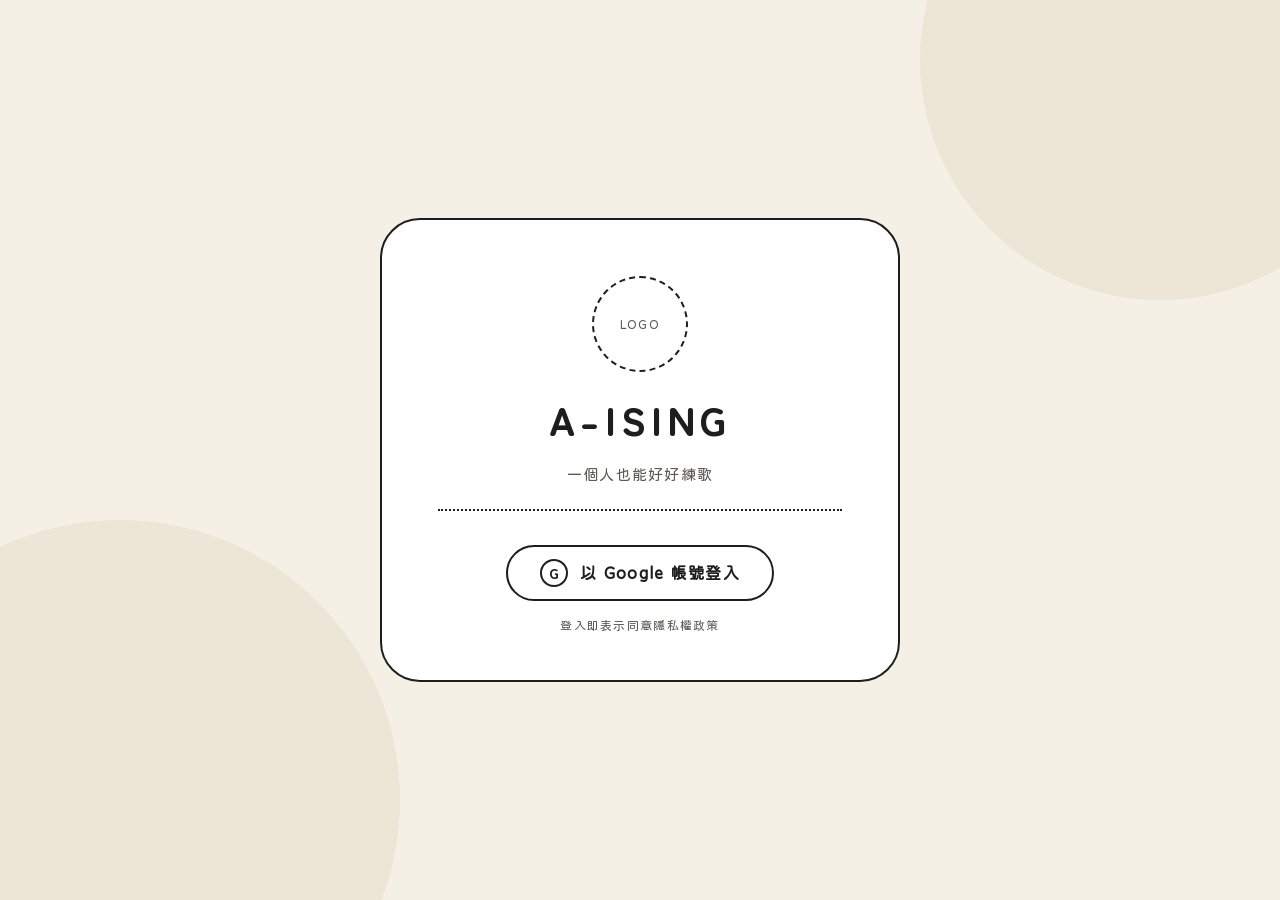
<file: index.html>
<!doctype html>
<html lang="zh-Hant">
<head>
  <meta charset="utf-8">
  <meta name="viewport" content="width=device-width, initial-scale=1">
  <title>A-ISING｜登入</title>
  <link rel="preconnect" href="https://fonts.googleapis.com">
  <link rel="preconnect" href="https://fonts.gstatic.com" crossorigin>
  <link href="https://fonts.googleapis.com/css2?family=Huninn&family=Zen+Maru+Gothic:wght@500;700;900&display=swap" rel="stylesheet">
  <script src="js/fit.js"></script>
  <link rel="stylesheet" href="css/tokens.css">
  <link rel="stylesheet" href="css/base.css">
  <link rel="stylesheet" href="css/components.css">
  <link rel="stylesheet" href="css/login.css">
</head>
<body>
  <main class="login">
    <div class="login__circle login__circle--a" aria-hidden="true"></div>
    <div class="login__circle login__circle--b" aria-hidden="true"></div>
    <section class="login__card">
      <div class="login__logo">LOGO</div>
      <h1 class="login__name">A-ISING</h1>
      <p class="login__tag">一個人也能好好練歌</p>
      <div class="login__rule"></div>
      <button class="btn login__google" id="google-btn"><span class="login__g">G</span>以 Google 帳號登入</button>
      <p class="login__fine">登入即表示同意隱私權政策</p>
    </section>
  </main>
  <script type="module" src="js/pages/login.js"></script>
</body>
</html>
</file>
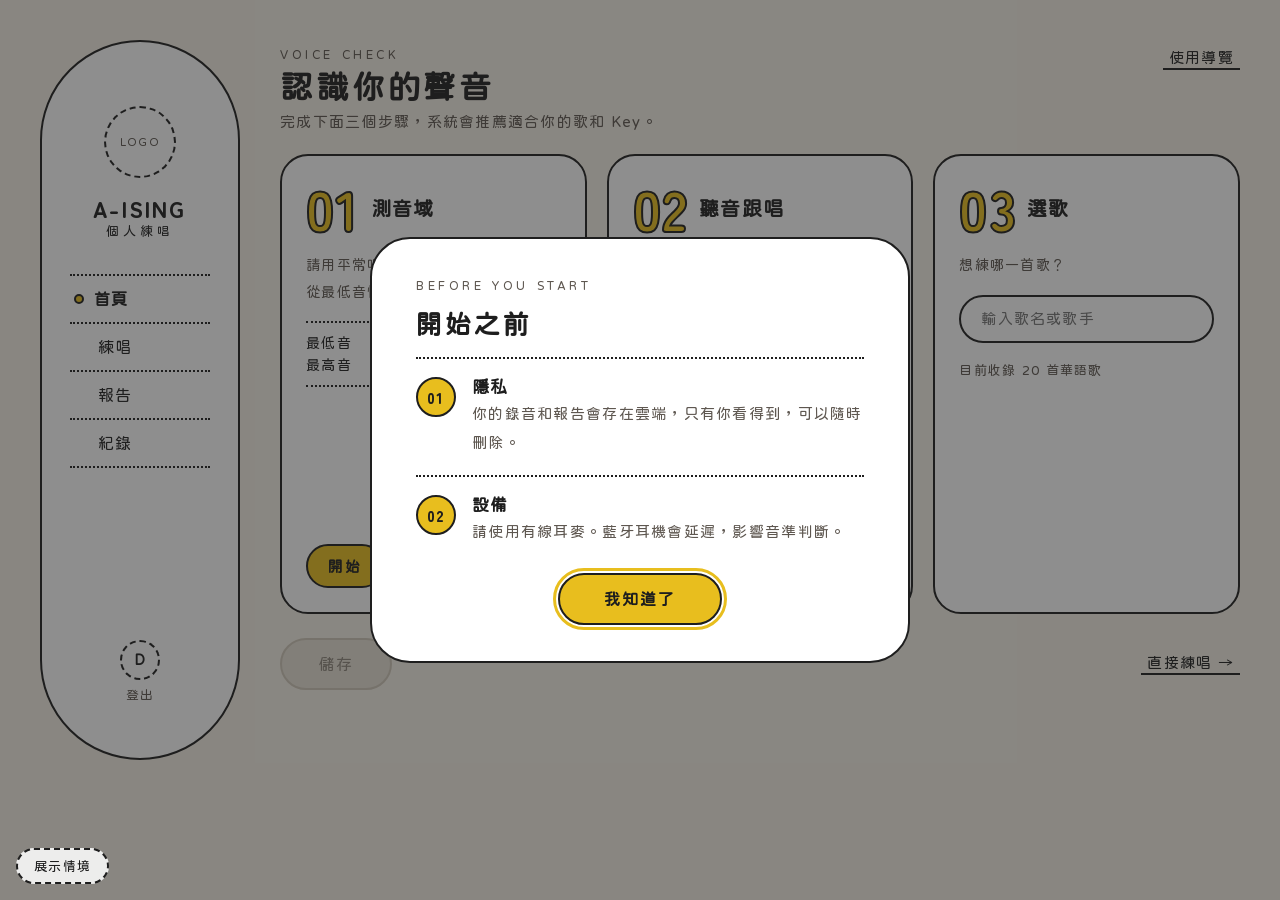
<file: home.html>
<!doctype html>
<html lang="zh-Hant">
<head>
  <meta charset="utf-8">
  <meta name="viewport" content="width=device-width, initial-scale=1">
  <title>A-ISING｜首頁</title>
  <link rel="preconnect" href="https://fonts.googleapis.com">
  <link rel="preconnect" href="https://fonts.gstatic.com" crossorigin>
  <link href="https://fonts.googleapis.com/css2?family=Huninn&family=Zen+Maru+Gothic:wght@500;700;900&display=swap" rel="stylesheet">
  <script src="js/fit.js"></script>
  <link rel="stylesheet" href="css/tokens.css">
  <link rel="stylesheet" href="css/base.css">
  <link rel="stylesheet" href="css/components.css">
  <link rel="stylesheet" href="css/home.css">
</head>
<body>
  <div class="page">
    <div id="nav"></div>
    <main class="main">
      <header class="main__head">
        <div class="eyebrow">VOICE CHECK</div>
        <h1 class="main__title">認識你的聲音</h1>
        <p class="main__sub">完成下面三個步驟，系統會推薦適合你的歌和 Key。</p>
        <button class="link-arrow tour-again" id="tour-btn">使用導覽</button>
      </header>

      <div class="steps">
        <section class="card" id="step-range" aria-label="01 測音域"></section>
        <section class="card" id="step-pitch" aria-label="02 聽音跟唱"></section>
        <section class="card" id="step-song" aria-label="03 選歌"></section>
      </div>

      <div class="bar">
        <button class="btn btn--big" id="save-btn" disabled>儲存</button>
        <span class="bar__note" id="save-note"></span>
        <button class="link-arrow" id="skip-btn">直接練唱 →</button>
      </div>

      <section class="report is-hidden" id="report" aria-live="polite"></section>
    </main>
  </div>
  <script type="module" src="js/pages/home/home.js"></script>
</body>
</html>
</file>
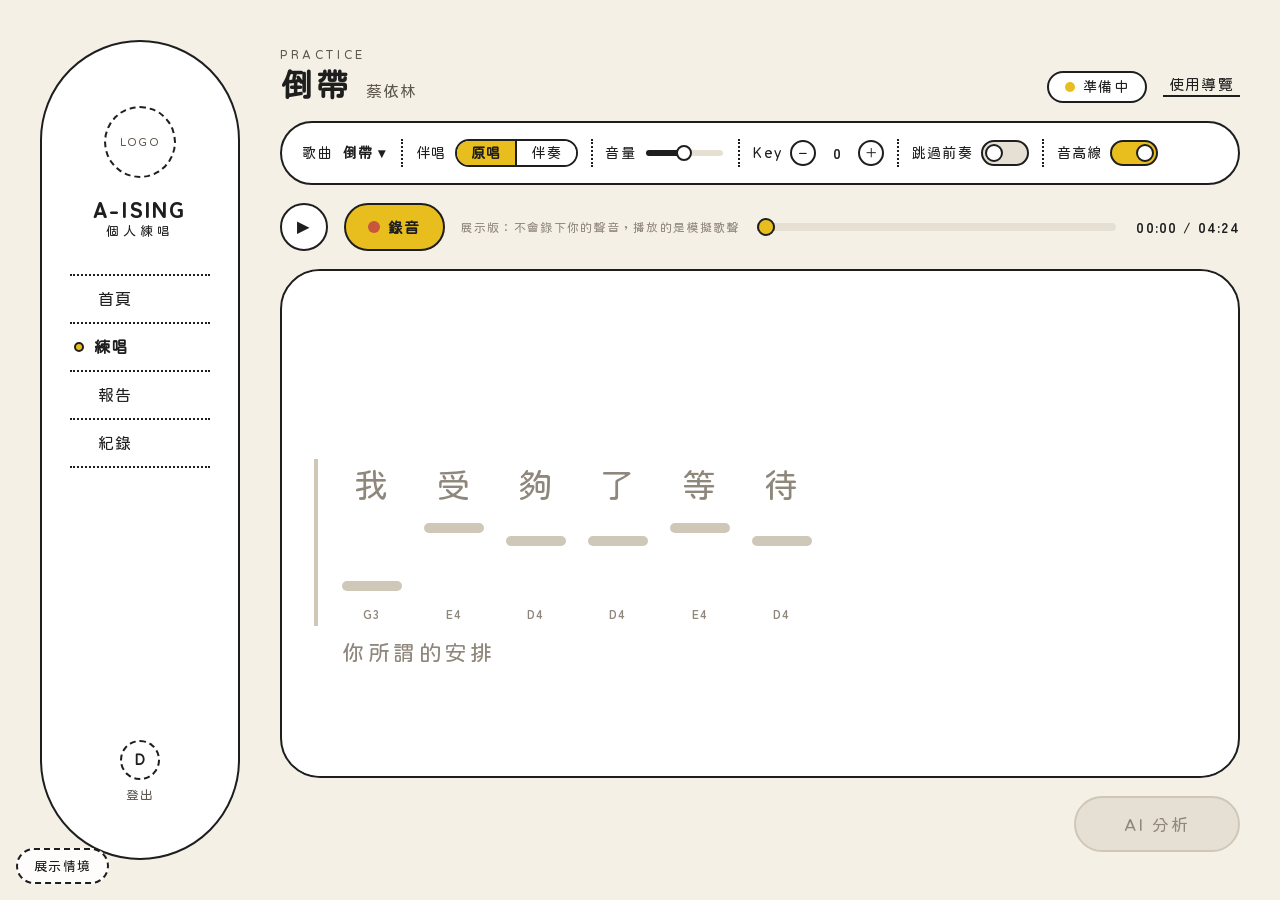
<file: practice.html>
<!doctype html>
<html lang="zh-Hant">
<head>
  <meta charset="utf-8">
  <meta name="viewport" content="width=device-width, initial-scale=1">
  <title>A-ISING｜練唱</title>
  <link rel="preconnect" href="https://fonts.googleapis.com">
  <link rel="preconnect" href="https://fonts.gstatic.com" crossorigin>
  <link href="https://fonts.googleapis.com/css2?family=Huninn&family=Zen+Maru+Gothic:wght@500;700;900&display=swap" rel="stylesheet">
  <script src="js/fit.js"></script>
  <link rel="stylesheet" href="css/tokens.css">
  <link rel="stylesheet" href="css/base.css">
  <link rel="stylesheet" href="css/components.css">
  <link rel="stylesheet" href="css/practice.css">
</head>
<body>
  <div class="page page--fit">
    <div id="nav"></div>
    <main class="main practice">
      <header class="p-head">
        <div class="p-head__title">
          <div class="eyebrow">PRACTICE</div>
          <div class="p-head__row"><h1 class="main__title" id="song-title">倒帶</h1><span class="p-head__artist" id="song-artist">蔡依林</span></div>
        </div>
        <span class="p-status" id="status"><span class="p-status__dot"></span><span class="p-status__text">準備中</span></span>
        <button class="link-arrow tour-again tour-again--inline" data-tour>使用導覽</button>
      </header>

      <div class="pset" id="settings">
        <div class="pset__item pset__song">
          <span>歌曲</span>
          <button class="pset__songbtn" id="song-btn" aria-haspopup="listbox" aria-expanded="false" aria-describedby="song-tip">倒帶 ▾</button>
          <ul class="pset__list is-hidden" id="song-menu" role="listbox" aria-label="選歌"></ul>
          <div class="pset__tip is-hidden" id="song-tip" role="tooltip">開始錄音後就不能換歌</div>
        </div>
        <span class="pset__sep"></span>
        <div class="pset__item" role="group" aria-label="伴唱">
          <span>伴唱</span>
          <div class="seg" id="mode">
            <button data-mode="original" aria-pressed="true">原唱</button>
            <button data-mode="inst" aria-pressed="false">伴奏</button>
          </div>
        </div>
        <span class="pset__sep"></span>
        <label class="pset__item"><span>音量</span><input type="range" class="vol" id="volume" min="0" max="100" value="50" aria-label="音量"></label>
        <span class="pset__sep"></span>
        <div class="pset__item" id="key-box" role="group" aria-label="Key">
          <span>Key</span>
          <button class="kbtn" data-key="-1" aria-label="降 1 Key">−</button>
          <b class="kval num" id="key-val">+1</b>
          <button class="kbtn" data-key="1" aria-label="升 1 Key">＋</button>
        </div>
        <span class="pset__sep"></span>
        <label class="pset__item" id="skip-box"><span>跳過前奏</span><input type="checkbox" class="switch" id="skip-intro"></label>
        <span class="pset__sep"></span>
        <label class="pset__item"><span>音高線</span><input type="checkbox" class="switch" id="show-pitch" checked></label>
      </div>

      <div class="ptrans">
        <button class="pbtn" id="play-btn" aria-label="播放歌曲">▶</button>
        <button class="recbtn" id="rec-btn"><span class="recbtn__icon"></span><span class="recbtn__text">錄音</span></button>
        <span class="ptrans__note">展示版：不會錄下你的聲音，播放的是模擬歌聲</span>
        <input type="range" class="prog" id="progress" min="0" max="1000" value="0" aria-label="播放位置">
        <span class="ptime num" id="time">00:00 / 04:24</span>
      </div>

      <section class="lyr" id="lyrics" aria-live="off">
        <div class="lyr__lines" id="lyr-lines"></div>
      </section>

      <div class="pfoot">
        <div class="pfoot__left" id="foot-left"></div>
        <button class="btn btn--big" id="analyze-btn" disabled>AI 分析</button>
      </div>
    </main>
  </div>
  <audio id="a-original" preload="auto"></audio>
  <audio id="a-inst" preload="auto"></audio>
  <audio id="a-me" preload="auto"></audio>
  <script type="module" src="js/pages/practice/practice.js"></script>
</body>
</html>
</file>
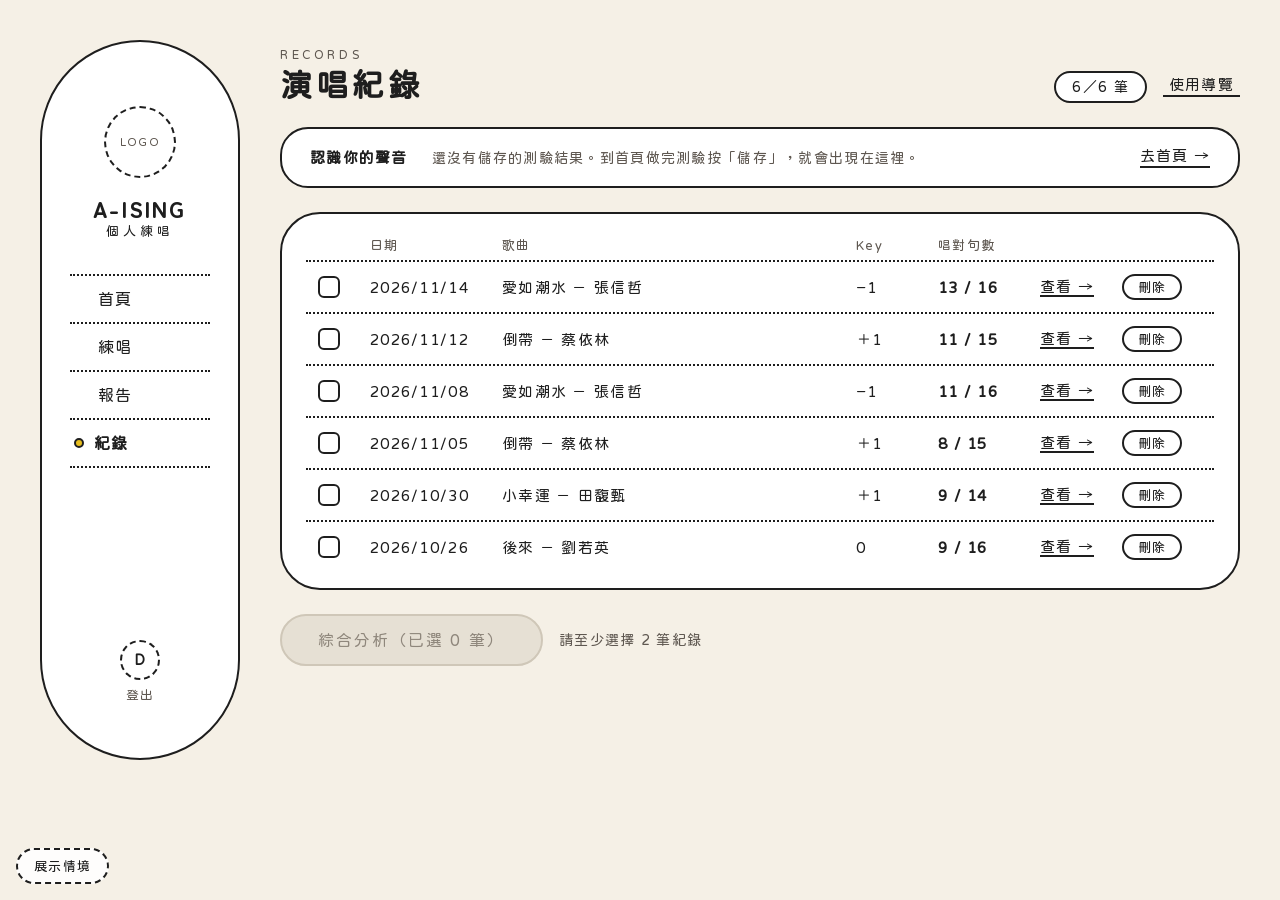
<file: records.html>
<!doctype html>
<html lang="zh-Hant">
<head>
  <meta charset="utf-8">
  <meta name="viewport" content="width=device-width, initial-scale=1">
  <title>A-ISING｜紀錄</title>
  <link rel="preconnect" href="https://fonts.googleapis.com">
  <link rel="preconnect" href="https://fonts.gstatic.com" crossorigin>
  <link href="https://fonts.googleapis.com/css2?family=Huninn&family=Zen+Maru+Gothic:wght@500;700;900&display=swap" rel="stylesheet">
  <script src="js/fit.js"></script>
  <link rel="stylesheet" href="css/tokens.css">
  <link rel="stylesheet" href="css/base.css">
  <link rel="stylesheet" href="css/components.css">
  <link rel="stylesheet" href="css/report.css">
  <link rel="stylesheet" href="css/records.css">
</head>
<body>
  <div class="page">
    <div id="nav"></div>
    <main class="main" id="main"></main>
  </div>
  <script type="module" src="js/pages/records/records.js"></script>
</body>
</html>
</file>
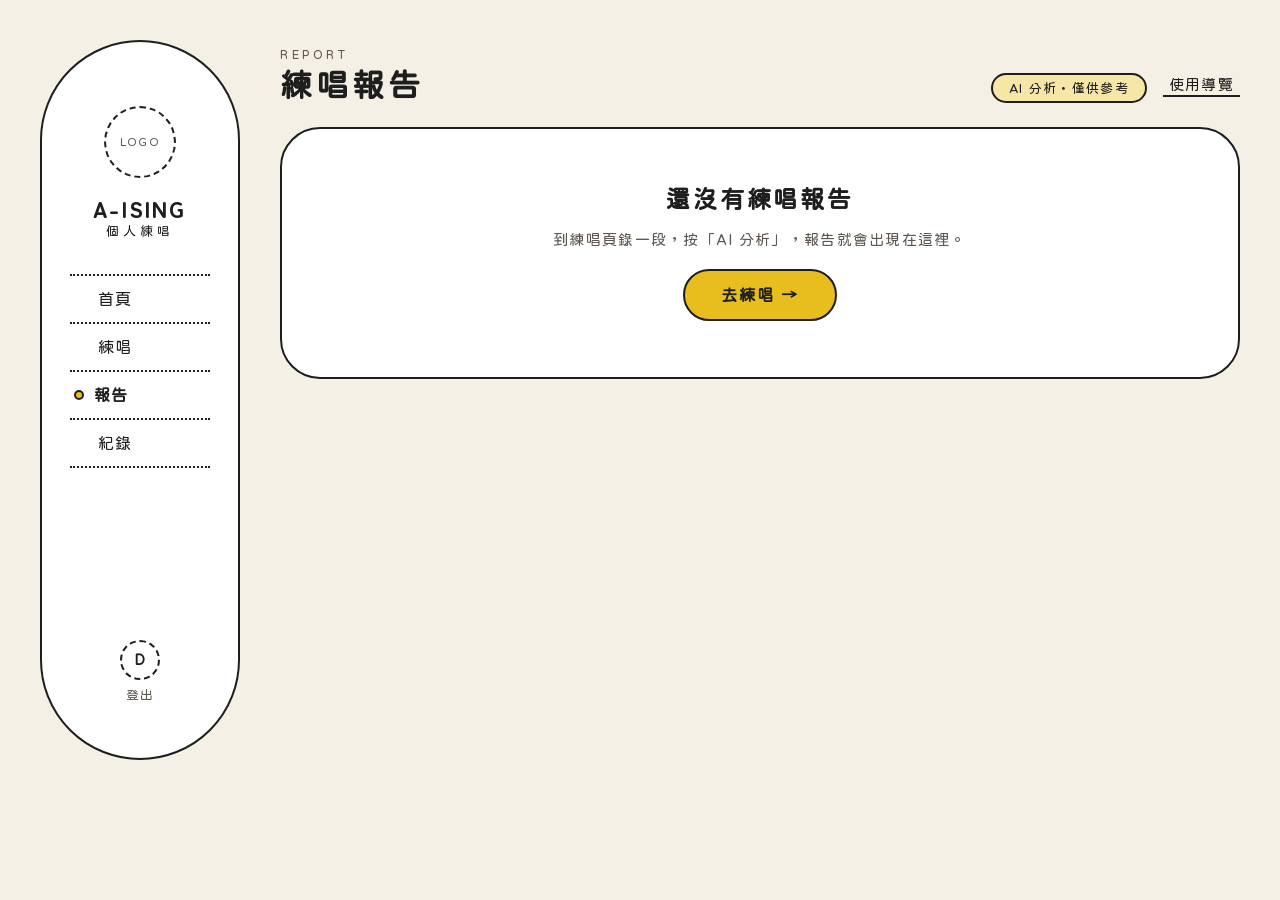
<file: report.html>
<!doctype html>
<html lang="zh-Hant">
<head>
  <meta charset="utf-8">
  <meta name="viewport" content="width=device-width, initial-scale=1">
  <title>A-ISING｜報告</title>
  <link rel="preconnect" href="https://fonts.googleapis.com">
  <link rel="preconnect" href="https://fonts.gstatic.com" crossorigin>
  <link href="https://fonts.googleapis.com/css2?family=Huninn&family=Zen+Maru+Gothic:wght@500;700;900&display=swap" rel="stylesheet">
  <script src="js/fit.js"></script>
  <link rel="stylesheet" href="css/tokens.css">
  <link rel="stylesheet" href="css/base.css">
  <link rel="stylesheet" href="css/components.css">
  <link rel="stylesheet" href="css/report.css">
</head>
<body>
  <div class="page">
    <div id="nav"></div>
    <main class="main" id="main"></main>
  </div>
  <script type="module" src="js/pages/report/report.js"></script>
</body>
</html>
</file>
<file: css/tokens.css>
/* 共用設計變數：數值取自 Mid 原型 */
:root {
  --bg: #F5F0E6;          /* 頁面底色 */
  --ink: #1E1E1E;         /* 主要文字、框線 */
  --sub: #5E5750;         /* 次要文字 */
  --accent: #E8BE1E;      /* 芥末黃（主要按鈕） */
  --accent-soft: #F7E7A6; /* 淡黃（標籤、高亮） */
  --note: #FBF3D2;        /* 可關提示框底色 */
  --off-bg: #E6E0D4;      /* 停用底色 */
  --off-line: #CFC7B8;    /* 停用框線 */
  --off-text: #8F877C;    /* 停用文字 */
  --green: #3E8E5A;       /* 唱準 */
  --red: #C8553D;         /* 錯誤、錄音中 */
  --red-text: #A3402B;
  --red-bg: #F6E1DB;      /* 不可關提示框底色 */
  --deco: #EDE5D6;        /* 裝飾圓 */
  --white: #FFFFFF;

  --font: 'Huninn', 'Zen Maru Gothic', sans-serif;
  --font-num: 'Zen Maru Gothic', sans-serif;
  --track: 0.08em;
  --line: 2px solid var(--ink);
  --dot-line: 2px dotted var(--ink);

  --r-card: 28px;
  --r-big: 40px;
  --r-pill: 999px;
}
</file>
<file: css/base.css>
/* 基本樣式與共用按鈕 */
*, *::before, *::after { box-sizing: border-box; }
html, body { margin: 0; }
body {
  background: var(--bg);
  font-family: var(--font);
  color: var(--ink);
  letter-spacing: var(--track);
  -webkit-font-smoothing: antialiased;
}
a { color: var(--ink); }
button { font-family: inherit; letter-spacing: inherit; color: inherit; }
h1, h2, h3, p { margin: 0; }
.num { font-family: var(--font-num); }
.eyebrow { font-size: 12px; letter-spacing: 0.3em; color: var(--sub); }
.muted { color: var(--off-text); }

/* 按鈕：膠囊形 */
.btn {
  display: inline-flex; align-items: center; justify-content: center; gap: 8px;
  height: 44px; padding: 0 24px; border-radius: var(--r-pill);
  border: var(--line); background: var(--white); color: var(--ink);
  font-size: 15px; text-decoration: none; white-space: nowrap; cursor: pointer;
  transition: transform .12s ease, box-shadow .12s ease;
}
.btn:hover:not(:disabled) { transform: translateY(-1px); box-shadow: 0 3px 0 var(--ink); }
.btn:active:not(:disabled) { transform: translateY(1px); box-shadow: none; }
.btn--primary { background: var(--accent); font-weight: 700; }
.btn--dark { background: var(--ink); color: var(--white); font-weight: 700; }
.btn--big { height: 52px; padding: 0 36px; font-size: 16px; font-weight: 700; letter-spacing: 0.12em; }
.btn--huge { height: 56px; padding: 0 48px; font-size: 17px; font-weight: 700; letter-spacing: 0.12em; }
.btn:disabled { background: var(--off-bg); border-color: var(--off-line); color: var(--off-text); cursor: not-allowed; font-weight: inherit; }
.btn .stop-icon { width: 12px; height: 12px; border-radius: 2px; background: var(--white); }
.btn:focus-visible, a:focus-visible, input:focus-visible { outline: 3px solid var(--accent); outline-offset: 2px; }

.link-arrow {
  font-size: 15px; color: var(--ink); text-decoration: none;
  border-bottom: var(--line); padding-bottom: 2px; background: none; border-top: 0; border-left: 0; border-right: 0; cursor: pointer;
}

/* 狀態膠囊（卡片右上） */
.pill {
  display: inline-flex; align-items: center; gap: 6px;
  font-size: 12px; padding: 4px 12px; border-radius: var(--r-pill); border: var(--line); white-space: nowrap;
}
.pill .rec-dot { width: 10px; height: 10px; border-radius: 50%; background: var(--red); animation: blink 1s infinite; }
@keyframes blink { 50% { opacity: .25; } }

.spinner {
  width: 110px; height: 110px; border-radius: 50%;
  border: 10px solid var(--deco); border-top-color: var(--accent); border-right-color: var(--accent);
  animation: spin 1s linear infinite;
}
.spinner--sm { width: 40px; height: 40px; border-width: 5px; }
@keyframes spin { to { transform: rotate(360deg); } }

.sr-only { position: absolute; width: 1px; height: 1px; overflow: hidden; clip: rect(0 0 0 0); white-space: nowrap; }

/* 頁面版型：左邊導覽列＋右邊內容 */
.page { display: flex; gap: 40px; padding: 40px; max-width: 1280px; margin: 0 auto; min-width: 1100px; align-items: flex-start; }
.main { flex: 1; min-width: 0; display: flex; flex-direction: column; gap: 24px; padding-top: 8px; padding-bottom: 80px; }
.main__head { display: flex; flex-direction: column; gap: 8px; }
.main__title { font-size: 32px; font-weight: 700; letter-spacing: 0.12em; }
.main__sub { font-size: 15px; color: var(--sub); }
</file>
<file: css/components.css>
/* 共用元件：導覽列、彈窗、提示框、成功提示、麥克風權限泡泡、展示情境面板 */

/* ---------- 導覽列 ---------- */
.nav {
  width: 200px; height: 720px; max-height: calc(var(--full-h, 100vh) - 80px); min-height: 560px;
  padding: 64px 28px 56px; background: var(--white); border: var(--line); border-radius: 100px;
  display: flex; flex-direction: column; align-items: center;
  position: sticky; top: 40px; flex-shrink: 0;
}
.nav__logo { width: 72px; height: 72px; border-radius: 50%; border: 2px dashed var(--ink); display: flex; align-items: center; justify-content: center; font-size: 11px; color: var(--sub); }
.nav__name { margin-top: 14px; font-family: var(--font-num); font-weight: 900; font-size: 22px; letter-spacing: 0.1em; }
.nav__tag { font-size: 13px; letter-spacing: 0.3em; }
.nav__list { margin-top: 36px; width: 140px; display: flex; flex-direction: column; border-top: var(--dot-line); }
.nav__item { display: flex; align-items: center; gap: 10px; padding: 14px 4px 14px 28px; border-bottom: var(--dot-line); font-size: 16px; color: var(--ink); text-decoration: none; }
.nav__item:hover { background: var(--note); }
.nav__item.is-active { padding-left: 4px; font-weight: 700; }
.nav__item.is-active::before { content: ""; width: 10px; height: 10px; border-radius: 50%; background: var(--accent); border: var(--line); }
.nav__foot { margin-top: auto; display: flex; flex-direction: column; align-items: center; gap: 8px; }
.nav__avatar { width: 40px; height: 40px; border-radius: 50%; border: 2px dashed var(--ink); display: flex; align-items: center; justify-content: center; font-size: 14px; font-weight: 700; }
.nav__logout { font-size: 13px; color: var(--sub); text-decoration: none; }
.nav__logout:hover { color: var(--ink); text-decoration: underline; }

/* ---------- 遮罩與彈窗 ---------- */
.scrim {
  position: fixed; inset: 0; z-index: 100; background: rgba(30, 30, 30, 0.5);
  display: flex; align-items: center; justify-content: center; padding: 24px;
  animation: fade-in .18s ease;
}
@keyframes fade-in { from { opacity: 0; } }
@keyframes pop-in { from { opacity: 0; transform: translateY(12px) scale(.98); } }
.dialog {
  width: 540px; max-width: 100%; padding: 40px 44px 36px; background: var(--white);
  border: var(--line); border-radius: var(--r-big);
  display: flex; flex-direction: column; gap: 18px;
  animation: pop-in .22s ease;
}
.dialog__title { font-size: 26px; font-weight: 700; letter-spacing: 0.12em; }
.dialog__body { border-top: var(--dot-line); padding-top: 16px; display: flex; flex-direction: column; gap: 8px; }
.dialog__item { font-size: 15px; }
.dialog__text { font-size: 15px; line-height: 1.9; color: var(--sub); }
.dialog__actions { display: flex; gap: 12px; justify-content: flex-end; margin-top: 6px; }
.dialog__actions--single { justify-content: center; margin-top: 8px; }
.dialog__actions--single .btn { height: 52px; padding: 0 44px; font-size: 16px; letter-spacing: 0.12em; }
/* 開始之前：編號條列 */
.dialog__point { display: flex; gap: 16px; align-items: flex-start; border-top: var(--dot-line); padding-top: 18px; }
.dialog__point-no { flex-shrink: 0; width: 40px; height: 40px; border-radius: 50%; background: var(--accent); border: var(--line); display: flex; align-items: center; justify-content: center; font-family: var(--font-num); font-weight: 900; font-size: 15px; }
.dialog__point b { font-size: 17px; display: block; margin-bottom: 4px; }

/* ---------- 提示框 ---------- */
.alert {
  position: relative; display: flex; flex-direction: column; gap: 4px;
  padding: 14px 16px; border-radius: 18px; background: var(--note); border: var(--line);
  animation: pop-in .2s ease;
}
.alert__title { font-size: 15px; font-weight: 700; }
.alert__text { font-size: 13px; line-height: 1.8; color: var(--sub); }
.alert--closable .alert__title, .alert--closable .alert__text { padding-right: 32px; }
.alert--danger { background: var(--red-bg); border-color: var(--red); }
.alert--danger .alert__title { color: var(--red-text); }
.alert__close {
  position: absolute; right: 12px; top: 12px; width: 28px; height: 28px; padding: 0;
  border-radius: 50%; background: var(--white); border: var(--line);
  font-size: 13px; font-weight: 700; display: flex; align-items: center; justify-content: center; cursor: pointer;
}

/* ---------- 成功提示 ---------- */
.toast {
  position: fixed; right: 40px; top: 32px; z-index: 500;
  display: inline-flex; align-items: center; gap: 10px; height: 48px; padding: 0 24px;
  border-radius: var(--r-pill); background: var(--ink); color: var(--white); font-size: 15px; white-space: nowrap;
  animation: toast-in .25s ease;
}
.toast.is-leaving { animation: toast-out .25s ease forwards; }
.toast__icon { width: 22px; height: 22px; border-radius: 50%; background: var(--accent); color: var(--ink); display: flex; align-items: center; justify-content: center; font-size: 13px; font-weight: 700; }
@keyframes toast-in { from { opacity: 0; transform: translateY(-12px); } }
@keyframes toast-out { to { opacity: 0; transform: translateY(-12px); } }

/* ---------- 假的瀏覽器麥克風權限泡泡（模仿瀏覽器樣式，不用網站字體） ---------- */
.mic-ask-scrim { position: fixed; inset: 0; z-index: 200; }
.mic-ask {
  position: fixed; left: 16px; top: 8px; width: 330px; z-index: 201;
  background: #fff; border-radius: 8px; padding: 18px 20px 16px;
  box-shadow: 0 2px 6px rgba(0,0,0,.25), 0 8px 24px rgba(0,0,0,.18);
  font-family: system-ui, -apple-system, "Segoe UI", "Microsoft JhengHei", sans-serif; letter-spacing: 0; color: #202124;
  animation: pop-in .18s ease;
}
.mic-ask__host { font-size: 14px; margin-bottom: 12px; }
.mic-ask__row { display: flex; align-items: center; gap: 10px; font-size: 14px; margin-bottom: 18px; }
.mic-ask__row svg { flex-shrink: 0; }
.mic-ask__actions { display: flex; justify-content: flex-end; gap: 8px; }
.mic-ask__btn { height: 34px; padding: 0 18px; border-radius: 17px; border: 1px solid #dadce0; background: #fff; color: #0b57d0; font: 500 14px system-ui, sans-serif; cursor: pointer; }
.mic-ask__btn--main { background: #0b57d0; border-color: #0b57d0; color: #fff; }
.mic-ask__note { margin-top: 10px; font-size: 11px; color: #5f6368; }

/* ---------- 展示情境面板（左下角，D 鍵隱藏） ---------- */
.demo-toggle {
  position: fixed; left: 16px; bottom: 16px; z-index: 400;
  height: 36px; padding: 0 16px; border-radius: var(--r-pill);
  background: rgba(255,255,255,.85); border: 2px dashed var(--ink);
  font-size: 13px; cursor: pointer; display: inline-flex; align-items: center; gap: 6px;
}
.demo-panel {
  position: fixed; left: 16px; bottom: 60px; z-index: 400; width: 380px; max-height: calc(var(--full-h, 100vh) - 90px); overflow: auto;
  background: var(--white); border: 2px dashed var(--ink); border-radius: 24px; padding: 18px 18px 14px;
  animation: pop-in .18s ease;
}
.demo-panel__head { display: flex; align-items: baseline; justify-content: space-between; margin-bottom: 4px; }
.demo-panel__title { font-size: 16px; font-weight: 700; }
.demo-panel__hint { font-size: 12px; color: var(--sub); line-height: 1.7; margin-bottom: 10px; }
.demo-panel__group { font-size: 12px; letter-spacing: .2em; color: var(--sub); margin: 12px 0 4px; }
.demo-panel__item {
  width: 100%; text-align: left; display: flex; align-items: center; gap: 8px;
  padding: 9px 12px; border-radius: 12px; border: 0; background: none; font-size: 14px; cursor: pointer;
}
.demo-panel__item:hover { background: var(--note); }
.demo-panel__item .where { font-weight: 700; white-space: nowrap; }
.demo-panel__item .arrow { color: var(--off-text); }
.is-hidden { display: none !important; }

/* 展示用蓋版舞台 */
.stage {
  position: fixed; inset: 0; z-index: 350; background: rgba(30, 30, 30, 0.72);
  display: flex; flex-direction: column; align-items: center; padding: 24px; overflow: auto;
  animation: fade-in .2s ease;
}
.stage__bar {
  display: flex; align-items: center; gap: 14px; margin-bottom: 24px;
  background: var(--white); border: var(--line); border-radius: var(--r-pill); padding: 8px 8px 8px 22px;
}
.stage__label { font-size: 14px; }
.stage__label b { margin-right: 6px; }
.stage__tag { font-size: 11px; letter-spacing: .25em; padding: 3px 10px; border-radius: var(--r-pill); background: var(--accent-soft); border: var(--line); }
.stage__body { width: 100%; display: flex; flex-direction: column; align-items: center; }
.stage__card { width: 360px; }
.stage__frame { width: min(1280px, 100%); height: calc(var(--full-h, 100vh) - 120px); min-height: 640px; border: var(--line); border-radius: 24px; background: var(--bg); }
.stage__wide { width: min(980px, 100%); display: flex; flex-direction: column; gap: 16px; }
.stage__steps { display: grid; grid-template-columns: repeat(3, 1fr); gap: 12px; }
.stage__chip { background: var(--white); border: var(--line); border-radius: 20px; padding: 12px 16px; display: flex; align-items: center; gap: 10px; font-size: 14px; }
.stage__chip .no { font-family: var(--font-num); font-weight: 900; font-size: 22px; color: var(--accent); -webkit-text-stroke: 1.5px var(--ink); }
.stage__chip .st { margin-left: auto; font-size: 12px; }
.stage__chip.is-off { border-color: var(--off-line); color: var(--off-text); }
.stage__chip.is-off .no { color: var(--off-bg); -webkit-text-stroke-color: var(--off-line); }

/* ---------- AI 分析中／產生失敗 ---------- */
.analyzing { display: grid; grid-template-columns: 200px minmax(0, 1fr); gap: 40px; align-items: center; }
.analyzing__spin { display: flex; flex-direction: column; align-items: center; gap: 14px; font-size: 13px; color: var(--sub); }
.analyzing__steps { display: flex; flex-direction: column; gap: 12px; border-top: var(--dot-line); padding-top: 16px; }
.astep { display: flex; align-items: center; gap: 12px; font-size: 15px; color: var(--off-text); }
.astep__mark { width: 26px; height: 26px; border-radius: 50%; border: 2px solid var(--off-line); display: flex; align-items: center; justify-content: center; font-size: 13px; }
.astep.is-now { color: var(--ink); font-weight: 700; }
.astep.is-now .astep__mark { background: var(--accent); border-color: var(--ink); }
.astep.is-done { color: var(--ink); }
.astep.is-done .astep__mark { background: var(--ink); border-color: var(--ink); color: var(--white); }
.failed { display: flex; flex-direction: column; align-items: center; gap: 14px; text-align: center; padding: 20px 0; }
.failed__icon { width: 56px; height: 56px; border-radius: 50%; background: var(--red); color: var(--white); display: flex; align-items: center; justify-content: center; font-weight: 700; font-size: 26px; }
.failed h2 { font-size: 24px; letter-spacing: 0.12em; }
.failed p { font-size: 15px; line-height: 1.9; color: var(--sub); }

/* ---------- 使用導覽（第一次進首頁自動跳出） ---------- */
.tour { position: fixed; inset: 0; z-index: 150; animation: fade-in .25s ease; }
.tour.is-out { opacity: 0; transition: opacity .2s ease; }
/* 亮框：用超大陰影把框外面變暗；換步驟時滑過去 */
.tour__hole {
  position: absolute; border-radius: var(--r-card);
  box-shadow: 0 0 0 200vmax rgba(30, 30, 30, 0.58);
  outline: 3px solid var(--accent); outline-offset: 0;
  transition: left .4s ease, top .4s ease, width .4s ease, height .4s ease;
  animation: tour-pulse 1.6s ease-in-out infinite;
  pointer-events: none;
}
@keyframes tour-pulse { 50% { outline-offset: 6px; outline-color: rgba(232, 190, 30, .55); } }
.tour__card {
  position: absolute; width: 380px; max-width: calc(100% - 32px);
  padding: 26px 28px 22px; background: var(--white);
  border: var(--line); border-radius: var(--r-card);
  display: flex; flex-direction: column; gap: 10px;
  transition: left .4s ease, top .4s ease;
}
.tour__card.is-in { animation: tour-in .35s ease; }
.tour.is-follow .tour__hole, .tour.is-follow .tour__card { transition: none; }   /* 捲動時立刻跟上 */
@keyframes tour-in { from { opacity: 0; transform: translateY(8px); } }
.tour__card.is-center { width: 440px; padding: 34px 36px 28px; }
.tour__top { display: flex; justify-content: space-between; align-items: center; }
.tour__count { font-family: var(--font-num); font-weight: 700; color: var(--sub); font-size: 14px; }
.tour__title { font-size: 22px; font-weight: 700; letter-spacing: 0.08em; }
.tour__text { font-size: 15px; line-height: 1.7; color: var(--sub); }
.tour__dots { display: flex; gap: 6px; margin-top: 4px; }
.tour__dots i { width: 8px; height: 8px; border-radius: 50%; background: var(--off-line); transition: width .25s ease, background .25s ease; }
.tour__dots i.is-on { width: 22px; border-radius: 4px; background: var(--ink); }
.tour__actions { display: flex; align-items: center; gap: 10px; margin-top: 6px; }
.tour__grow { flex: 1; }
.tour__skip { background: none; border: 0; padding: 0; font: inherit; font-size: 14px; color: var(--sub); text-decoration: underline; cursor: pointer; }
.tour .is-hidden { display: none; }
/* 首頁標題右邊「使用導覽」：之後想再看一次 */
.tour-again { position: absolute; right: 0; top: 0; white-space: nowrap; }   /* 樣子同「直接練唱 →」（.link-arrow） */
/* 練唱、報告、紀錄頁：放在標題列最右邊 */
.tour-again--inline { position: static; align-self: flex-end; margin-bottom: 6px; flex-shrink: 0; }
</file>
<file: css/login.css>
/* 登入頁 */
.login {
  min-height: var(--full-h, 100vh); display: flex; align-items: center; justify-content: center;
  position: relative; overflow: hidden; padding: 40px 16px;
}
.login__circle { position: absolute; border-radius: 50%; background: var(--deco); }
.login__circle--a { left: -160px; bottom: -180px; width: 560px; height: 560px; }
.login__circle--b { right: -120px; top: -180px; width: 480px; height: 480px; }
.login__card {
  position: relative; width: 520px; max-width: 100%; padding: 56px 56px 48px;
  background: var(--white); border: var(--line); border-radius: var(--r-big);
  display: flex; flex-direction: column; align-items: center; gap: 18px;
}
.login__logo { width: 96px; height: 96px; border-radius: 50%; border: 2px dashed var(--ink); display: flex; align-items: center; justify-content: center; font-size: 12px; color: var(--sub); }
.login__name { font-family: var(--font-num); font-weight: 900; font-size: 40px; letter-spacing: 0.12em; }
.login__tag { color: var(--sub); font-size: 15px; }
.login__rule { width: 100%; border-top: var(--dot-line); margin: 8px 0; }
.login__google { margin-top: 8px; height: 56px; padding: 0 32px; font-size: 16px; font-weight: 700; gap: 12px; }
.login__g { width: 28px; height: 28px; border-radius: 50%; border: var(--line); display: flex; align-items: center; justify-content: center; font-size: 14px; font-family: var(--font-num); font-weight: 900; }
.login__fine { font-size: 12px; color: var(--sub); }

/* 假的帳戶選擇畫面 */
.chooser {
  width: 440px; max-width: 100%; background: var(--white); border-radius: 28px; border: var(--line);
  padding: 36px 36px 28px; display: flex; flex-direction: column; gap: 6px; animation: pop-in .22s ease;
}
.chooser__g { width: 44px; height: 44px; border-radius: 50%; border: var(--line); display: flex; align-items: center; justify-content: center; font-family: var(--font-num); font-weight: 900; font-size: 20px; margin-bottom: 10px; }
.chooser__title { font-size: 22px; font-weight: 700; }
.chooser__sub { font-size: 14px; color: var(--sub); margin-bottom: 14px; }
.chooser__list { border-top: var(--dot-line); }
.chooser__acct {
  width: 100%; display: flex; align-items: center; gap: 14px; padding: 14px 8px; background: none; border: 0;
  border-bottom: var(--dot-line); cursor: pointer; text-align: left; font-size: 15px;
}
.chooser__acct:hover { background: var(--note); }
.chooser__avatar { width: 40px; height: 40px; border-radius: 50%; background: var(--accent); border: var(--line); display: flex; align-items: center; justify-content: center; font-weight: 700; }
.chooser__mail { font-size: 13px; color: var(--sub); }
.chooser__other { color: var(--sub); }
.chooser__other .chooser__avatar { background: var(--white); border-style: dashed; }
.chooser__note { margin-top: 12px; font-size: 12px; color: var(--off-text); text-align: center; }
.chooser__loading { display: flex; flex-direction: column; align-items: center; gap: 18px; padding: 30px 0 18px; font-size: 15px; }
</file>
<file: css/home.css>
/* 首頁 */
.main__head { position: relative; }

.steps { display: grid; grid-template-columns: repeat(3, minmax(0, 1fr)); gap: 20px; }

/* 步驟卡 */
.card {
  background: var(--white); border: var(--line); border-radius: var(--r-card); padding: clamp(18px, 1.9vw, 24px);
  display: flex; flex-direction: column; gap: 16px; min-height: 460px; /* 最長的狀態（聽音跟唱完成）也放得下，切換狀態時卡片不會忽長忽短 */
}
.card__head { display: flex; align-items: center; gap: 10px; }
.card__no { font-family: var(--font-num); font-weight: 900; font-size: clamp(44px, 4.4vw, 56px); line-height: 1; color: var(--accent); -webkit-text-stroke: 2px var(--ink); }
.card__name { font-size: 20px; font-weight: 700; white-space: nowrap; }
.card__head .pill { margin-left: auto; padding: 4px 10px; letter-spacing: 0.02em; flex-shrink: 0; }
.card__hint { font-size: 14px; line-height: 1.9; color: var(--sub); }
.card__actions { margin-top: auto; display: flex; gap: 10px; flex-wrap: nowrap; } /* 按鈕不換行，窄螢幕也不會多出一排把卡片撐高 */
.card__actions .btn { flex-shrink: 1; min-width: 0; padding: 0 clamp(12px, 1.6vw, 24px); }

/* 01 測音域 */
.readout { border-top: var(--dot-line); border-bottom: var(--dot-line); padding: 12px 0; display: flex; flex-direction: column; gap: 6px; font-size: 14px; }
.readout--live { padding: 14px 0; gap: 12px; }
.readout__row { display: flex; justify-content: space-between; align-items: baseline; }
.readout__row b.big { font-family: var(--font-num); font-size: 20px; line-height: 28px; }
.readout--live .readout__row { min-height: 28px; }
.readout__row .muted { color: var(--sub); }
.wave { display: flex; align-items: center; gap: 4px; height: 42px; }
.wave__bar { width: 6px; height: 6px; border-radius: 3px; background: var(--off-bg); transition: height .08s linear; }
.wave__bar.on { background: var(--ink); }
.wave__time { margin-left: auto; font-family: var(--font-num); font-weight: 700; font-size: 16px; }

/* 02 聽音跟唱 */
/* 「沒聽到聲音」提示的固定位置：平常空著，出現時下面的音高框和圓點不會被往下推 */
.retry-slot { min-height: 58px; display: flex; flex-direction: column; justify-content: center; }
.retry-slot .alert { flex-direction: row; flex-wrap: wrap; align-items: baseline; column-gap: 8px; row-gap: 0; padding: 8px 14px; border-radius: 14px; }
.retry-slot .alert__text { line-height: 1.6; }
.phase { display: flex; align-items: center; gap: 8px; font-size: 14px; color: var(--off-text); }
.phase__step { padding: 2px 12px; border-radius: var(--r-pill); border: 2px solid transparent; }
.phase__step.is-on { color: var(--ink); font-weight: 700; background: var(--accent-soft); border-color: var(--ink); }
.pitchbox { height: 96px; border-radius: 16px; background: var(--bg); position: relative; overflow: hidden; }
.pitchbox svg { position: absolute; inset: 0; width: 100%; height: 100%; }
.pitchbox__label { position: absolute; right: 12px; top: 36px; font-family: var(--font-num); font-weight: 700; font-size: 14px; }
.pitchbox__ring { position: absolute; left: 50%; top: 50%; width: 46px; height: 46px; margin: -23px 0 0 -23px; border-radius: 50%; border: 2px solid var(--ink); animation: ring 1s ease-out infinite; pointer-events: none; }
@keyframes ring { from { transform: scale(.4); opacity: 1; } to { transform: scale(1.8); opacity: 0; } }
.dots { display: flex; gap: 8px; }
.dot { width: 24px; height: 24px; border-radius: 50%; display: flex; align-items: center; justify-content: center; font-size: 12px; font-weight: 700; border: 2px solid var(--off-line); }
.dot--ok { background: var(--green); color: var(--white); border-color: var(--green); }
.dot--off { background: var(--red); color: var(--white); border-color: var(--red); }
.dot--none { background: var(--off-bg); color: var(--off-text); }
.dot--now { background: var(--accent); border-color: var(--ink); color: var(--ink); }
.tally { font-size: 14px; line-height: 1.8; }

/* 03 選歌 */
.song-label { font-size: 14px; line-height: 1.9; color: var(--sub); }
.song-field { position: relative; }
.song-input {
  width: 100%; height: 48px; padding: 0 20px; border-radius: var(--r-pill); border: var(--line);
  background: var(--white); font-size: 15px; font-family: inherit; letter-spacing: var(--track); color: var(--ink);
}
.song-input:focus { outline: none; box-shadow: 0 0 0 4px var(--accent-soft); }
.song-input.is-error { border-color: var(--red); }
.song-input.is-error:focus { box-shadow: 0 0 0 4px var(--red-bg); }
.song-list { position: absolute; left: 0; right: 0; top: calc(100% + 8px); z-index: 5; margin: 0; background: var(--white); border: var(--line); border-radius: 20px; padding: 6px; display: flex; flex-direction: column; list-style: none; box-shadow: 0 8px 20px rgba(30, 30, 30, 0.12); }
.song-list li { padding: 10px 14px; border-radius: 14px; font-size: 15px; cursor: pointer; }
.song-list li.is-active, .song-list li:hover { background: var(--note); }
.song-empty { border: 2px dashed var(--off-line); border-radius: 20px; padding: 18px 14px; display: flex; flex-direction: column; gap: 6px; align-items: center; text-align: center; }
.song-empty b { font-size: 15px; }
.song-empty span { font-size: 13px; line-height: 1.8; color: var(--sub); }
.song-meta { font-size: 13px; color: var(--sub); line-height: 1.8; }
.song-pick { display: flex; flex-direction: column; gap: 4px; padding: 12px 0; border-top: var(--dot-line); border-bottom: var(--dot-line); font-size: 14px; }

/* 底部列 */
.bar { display: flex; align-items: center; gap: 16px; }
.bar__note { font-size: 13px; color: var(--sub); }
.bar .link-arrow { margin-left: auto; }

/* 報告區 */
.report {
  margin-top: 16px; background: var(--white); border: var(--line); border-radius: var(--r-big);
  padding: 40px 48px; display: flex; flex-direction: column; gap: 22px; animation: pop-in .3s ease;
}
.report__head { display: flex; align-items: flex-end; gap: 16px; }
.report__head > div { display: flex; flex-direction: column; gap: 6px; }
.report__title { font-size: 28px; font-weight: 700; letter-spacing: 0.12em; }
.report__date { font-size: 14px; color: var(--sub); padding-bottom: 4px; }
.report__ai { margin-left: auto; font-size: 13px; padding: 6px 16px; border-radius: var(--r-pill); background: var(--accent-soft); border: var(--line); }
.report__row { border-top: var(--dot-line); padding-top: 18px; display: grid; grid-template-columns: 200px minmax(0, 1fr); gap: 16px; }
.report__row > b { font-size: 17px; }
.report__row p { font-size: 15px; line-height: 2; }
.report__row p.muted { color: var(--off-text); }
.report__stale { font-size: 13px; color: var(--sub); background: var(--note); border: var(--line); border-radius: 14px; padding: 8px 14px; }
.recs { display: flex; flex-direction: column; gap: 10px; font-size: 15px; }
.recs__item { display: flex; align-items: center; gap: 12px; }
.recs__item::before { content: ""; width: 8px; height: 8px; border-radius: 50%; background: var(--ink); }
.recs__name { flex-grow: 1; }
.recs__range { font-size: 13px; color: var(--sub); }
.report .btn--huge { align-self: center; margin-top: 8px; }
.demo-mark { font-size: 12px; color: var(--off-text); }


/* 窄一點的螢幕（筆電放大 125% 時）：字和間距縮一點，標題列、按鈕都維持一行 */
.phase__step { white-space: nowrap; }
.btn .stop-icon { flex-shrink: 0; }
@media (max-width: 1239px) {
  .card__head { gap: 6px; }
  .card__name { font-size: 17px; }
  .card__head .pill { padding: 3px 7px; font-size: 11px; letter-spacing: 0; }
  .phase { gap: 4px; font-size: 13px; }
  .phase__step { padding: 2px 8px; }
  .card__actions .btn { font-size: 14px; gap: 6px; }
}
</file>
<file: css/practice.css>
/* 練唱頁（版面取自 Mid 練唱頁） */
.page--fit { height: max(var(--full-h, 100vh), 780px); align-items: stretch; }
.page--fit .nav { height: auto; max-height: none; }
.practice { gap: 18px; padding-bottom: 0; height: 100%; }

/* 標題列 */
.p-head { display: flex; align-items: flex-end; gap: 16px; }
.p-head__title { display: flex; flex-direction: column; gap: 6px; }
.p-head__row { display: flex; align-items: baseline; gap: 14px; }
.p-head__artist { font-size: 16px; color: var(--sub); }
.p-status {
  margin-left: auto; display: inline-flex; align-items: center; gap: 8px; font-size: 14px;
  padding: 6px 16px; border-radius: var(--r-pill); background: var(--white); border: var(--line);
}
.p-status__dot { width: 10px; height: 10px; border-radius: 50%; background: var(--accent); }
.p-status[data-tone="rec"] .p-status__dot { background: var(--red); animation: blink 1s infinite; }
.p-status[data-tone="pause"] .p-status__dot { background: var(--off-text); }
.p-status[data-tone="done"] .p-status__dot { background: var(--green); }

/* 設定列 */
.pset {
  /* 視窗窄時（例如展示情境的框裡）間距和音量條自動縮小，音高線開關不會超出框 */
  display: flex; align-items: center; gap: clamp(8px, 1vw, 14px); height: 64px; padding: 0 clamp(14px, 1.6vw, 24px); min-width: 0;
  background: var(--white); border: var(--line); border-radius: var(--r-pill); font-size: 14px;
}
.pset__item { display: flex; align-items: center; gap: 8px; white-space: nowrap; position: relative; }
.pset__sep { height: 28px; border-left: var(--dot-line); }
.pset__item.is-locked { color: var(--off-text); }
.pset__songbtn { border: 0; background: none; font: inherit; font-weight: 700; font-size: 14px; padding: 4px 2px; cursor: pointer; color: var(--ink); letter-spacing: var(--track); }
.pset__song.is-locked .pset__songbtn { color: var(--off-text); }
/* 換歌選單（展示版只有〈倒帶〉、〈愛如潮水〉） */
.pset__list li[data-song] { cursor: pointer; display: flex; gap: 10px; align-items: center; }
.pset__list li[data-song]:hover { background: var(--note); }
.pset__list li[data-song] .ck { width: 14px; font-weight: 700; }
.pset__list .pset__listnote { font-size: 12px; color: var(--sub); padding: 4px 12px 6px; }
.pset__tip {
  position: absolute; left: 0; top: calc(100% + 14px); z-index: 20; width: 250px; white-space: normal;
  padding: 10px 14px; border-radius: 14px; background: var(--ink); color: var(--white); font-size: 13px; line-height: 1.7;
  animation: pop-in .15s ease;
}
.pset__tip::before { content: ""; position: absolute; left: 34px; top: -6px; width: 12px; height: 12px; background: var(--ink); transform: rotate(45deg); }

.seg { display: flex; border: var(--line); border-radius: var(--r-pill); overflow: hidden; }
.seg button { border: 0; background: var(--white); padding: 4px 14px; font-size: 14px; cursor: pointer; }
.seg button + button { border-left: var(--line); }
.seg button[aria-pressed="true"] { background: var(--accent); font-weight: 700; }

.vol { -webkit-appearance: none; appearance: none; width: clamp(56px, 6vw, 96px); height: 6px; border-radius: 3px; background: linear-gradient(to right, var(--ink) var(--v, 50%), var(--off-bg) var(--v, 50%)); cursor: pointer; }
.vol::-webkit-slider-thumb { -webkit-appearance: none; width: 16px; height: 16px; border-radius: 50%; background: var(--white); border: var(--line); }
.vol::-moz-range-thumb { width: 14px; height: 14px; border-radius: 50%; background: var(--white); border: var(--line); }

.kbtn { width: 26px; height: 26px; padding: 0; border-radius: 50%; border: var(--line); background: var(--white); font-size: 14px; display: flex; align-items: center; justify-content: center; cursor: pointer; }
.kbtn:disabled { border-color: var(--off-line); color: var(--off-text); cursor: not-allowed; }
.kval { min-width: 26px; text-align: center; }

.switch {
  -webkit-appearance: none; appearance: none; position: relative; margin: 0; cursor: pointer;
  width: 48px; height: 26px; border-radius: var(--r-pill); background: var(--off-bg); border: var(--line);
  transition: background .15s ease;
}
.switch::after {
  content: ""; position: absolute; left: 2px; top: 2px; width: 18px; height: 18px; border-radius: 50%;
  background: var(--white); border: var(--line); box-sizing: border-box; transition: left .15s ease;
}
.switch:checked { background: var(--accent); }
.switch:checked::after { left: 24px; }
.switch:disabled { border-color: var(--off-line); cursor: not-allowed; }
.switch:disabled::after { border-color: var(--off-line); }
.switch:disabled:checked { background: var(--off-bg); }

/* 播放列 */
.ptrans { display: flex; align-items: center; gap: 16px; }
.pbtn {
  flex-shrink: 0; width: 48px; height: 48px; border-radius: 50%; background: var(--white); border: var(--line);
  font-size: 15px; font-weight: 700; cursor: pointer; display: flex; align-items: center; justify-content: center;
}
.pbtn:disabled, .recbtn:disabled { background: var(--off-bg); border-color: var(--off-line); color: var(--off-text); cursor: not-allowed; }
.recbtn {
  display: inline-flex; align-items: center; gap: 8px; height: 48px; padding: 0 22px; border-radius: var(--r-pill);
  border: var(--line); background: var(--accent); font-size: 15px; font-weight: 700; white-space: nowrap; cursor: pointer;
}
.recbtn__icon { width: 12px; height: 12px; border-radius: 50%; background: var(--red); }
.recbtn[data-state="on"] { background: var(--white); }
.recbtn[data-state="on"] .recbtn__icon { width: 11px; height: 14px; border-radius: 0; background: linear-gradient(to right, var(--red) 0 4px, transparent 4px 7px, var(--red) 7px 11px); }
.recbtn:disabled .recbtn__icon { background: var(--off-line); }
.pbtn:not(:disabled):hover, .recbtn:not(:disabled):hover { transform: translateY(-1px); box-shadow: 0 3px 0 var(--ink); }

.prog { -webkit-appearance: none; appearance: none; flex-grow: 1; height: 8px; border-radius: 4px; cursor: pointer;
  background: linear-gradient(to right, var(--ink) var(--p, 0%), var(--off-bg) var(--p, 0%)); }
.prog::-webkit-slider-thumb { -webkit-appearance: none; width: 18px; height: 18px; border-radius: 50%; background: var(--accent); border: var(--line); }
.prog::-moz-range-thumb { width: 16px; height: 16px; border-radius: 50%; background: var(--accent); border: var(--line); }
.prog:disabled { cursor: default; }
.prog:disabled::-webkit-slider-thumb { background: var(--accent); }
.ptime { font-size: 14px; font-weight: 700; white-space: nowrap; min-width: 106px; text-align: right; }

/* 歌詞區 */
.lyr {
  position: relative; flex-grow: 1; min-height: 360px; overflow: hidden; background: var(--white); border: var(--line);
  border-radius: var(--r-big); padding: 18px 48px; display: flex; flex-direction: column; justify-content: center;
}
.lyr::before, .lyr::after { content: ""; position: absolute; left: 0; right: 0; height: 36px; z-index: 1; pointer-events: none; }
.lyr::before { top: 0; background: linear-gradient(var(--white), transparent); }
.lyr::after { bottom: 0; background: linear-gradient(transparent, var(--white)); }
.lyr__lines { display: flex; flex-direction: column; gap: 14px; transition: opacity .2s ease; }
.lyr.is-dim .lyr__lines { opacity: .35; }
.lyr.is-ended .lyr__lines { opacity: .55; }
.lyr__line[data-li], .cur[data-li] { cursor: pointer; }
.lyr__line[data-li]:hover { color: var(--ink); }
.lyr__line { padding-left: 12px; letter-spacing: 0.16em; min-height: 1.3em; }
.lyr__line--p2 { font-size: 18px; color: var(--off-line); }
.lyr__line--p1, .lyr__line--n1 { font-size: 22px; color: var(--off-text); }
.lyr__line--n2 { font-size: 18px; color: var(--off-line); }
.lyr__intro { font-size: 22px; color: var(--off-text); padding-left: 12px; letter-spacing: .16em; }

.cur { display: flex; gap: 22px; border-left: 4px solid var(--accent); margin-left: -16px; padding: 6px 0 6px 24px; }
.cur.is-gap { border-left-color: var(--off-line); }
.cur__ch { width: 60px; flex-shrink: 0; display: flex; flex-direction: column; align-items: center; gap: 6px; }
.cur__t { font-size: 34px; color: var(--off-text); line-height: 1.2; }
.cur__ch.is-past .cur__t, .cur__ch.is-now .cur__t { color: var(--ink); }
.cur__ch.is-now .cur__t { text-decoration: underline 3px var(--accent); text-underline-offset: 6px; }
.cur__pitch { position: relative; width: 60px; height: 90px; }
.cur__bar { position: absolute; left: 0; height: 10px; border-radius: 5px; }
.cur__bar--target { width: 60px; background: var(--off-line); }
.cur__bar--user { width: 0; background: var(--green); transition: top .12s linear; }
.cur__bar--user.is-off { background: var(--red); }
/* 錄音鈕旁：展示版說明（不會真的錄音，播的是模擬歌聲） */
.ptrans__note { flex-shrink: 0; font-size: 12px; color: var(--off-text); white-space: nowrap; }
/* 不穩：波浪線 */
.cur__bar--user.is-shaky {
  height: 10px; margin-top: 0px; border-radius: 0;   /* 平緩的波浪：不要太誇張 */
  -webkit-mask: url("data:image/svg+xml,%3Csvg xmlns='http://www.w3.org/2000/svg' width='26' height='10'%3E%3Cpath d='M0 5.0 Q6.5 2.8 13.0 5.0 T26 5.0' fill='none' stroke='black' stroke-width='3.6' stroke-linecap='round'/%3E%3C/svg%3E") repeat-x left center / 26px 10px;
          mask: url("data:image/svg+xml,%3Csvg xmlns='http://www.w3.org/2000/svg' width='26' height='10'%3E%3Cpath d='M0 5.0 Q6.5 2.8 13.0 5.0 T26 5.0' fill='none' stroke='black' stroke-width='3.6' stroke-linecap='round'/%3E%3C/svg%3E") repeat-x left center / 26px 10px;
}
/* 沒氣：斷斷續續、變淡（淡多少由 JS 設 opacity） */
.cur__bar--user.is-weak { background: repeating-linear-gradient(90deg, var(--green) 0 8px, transparent 8px 12px); }
.cur__bar--user.is-weak.is-off { background: repeating-linear-gradient(90deg, var(--red) 0 8px, transparent 8px 12px); }
.cur__note { font-size: 12px; font-family: var(--font-num); font-weight: 700; color: var(--off-text); line-height: 1; }
.lyr.no-pitch .cur__pitch, .lyr.no-pitch .cur__note { display: none; }
.lyr.many .cur { gap: 12px; }
.lyr.many .cur__ch, .lyr.many .cur__pitch { width: 54px; }
.lyr.many .cur__bar--target { width: 54px; }


/* 底部列 */
.pfoot { display: flex; align-items: center; gap: 16px; padding-bottom: 8px; }
.pfoot__left { font-size: 15px; color: var(--sub); display: flex; align-items: center; gap: 10px; }
.pfoot #analyze-btn:not(:disabled) { background: var(--accent); }
.pfoot #analyze-btn { margin-left: auto; height: 56px; padding: 0 48px; font-size: 17px; }

/* 分析中（蓋版卡片） */
.p-analyze { width: min(760px, 100%); background: var(--white); border: var(--line); border-radius: var(--r-big); padding: 40px 48px; animation: pop-in .2s ease; }

/* 首頁沒選歌（展示情境）：只有歌曲欄能用，其他全部灰色 */
.pset__pick { position: relative; }
.pset__input { width: 84px; height: 34px; box-sizing: border-box; padding: 0 10px; border-radius: var(--r-pill); border: var(--line); background: var(--white); font: inherit; font-size: 14px; color: var(--ink); letter-spacing: var(--track); }
.pset__input:focus { outline: none; box-shadow: 0 0 0 4px var(--accent-soft); }
.pset__list { position: absolute; left: 0; top: calc(100% + 8px); z-index: 20; margin: 0; padding: 6px; list-style: none; width: max-content; background: var(--white); border: var(--line); border-radius: 16px; }
.pset__list li { padding: 8px 12px; border-radius: 10px; font-size: 14px; white-space: nowrap; }
.pset__list li.is-active { background: var(--accent-soft); }
.is-nosong .pset__song > span { color: var(--ink); }
.is-nosong .pset__item:not(.pset__song) { color: var(--off-text); }
.is-nosong .seg { border-color: var(--off-line); }
.is-nosong .seg button { background: var(--off-bg); color: var(--off-text); cursor: not-allowed; }
.is-nosong .seg button + button { border-left-color: var(--off-line); }
.is-nosong .vol { background: var(--off-bg); cursor: not-allowed; }
.is-nosong .vol::-webkit-slider-thumb { border-color: var(--off-line); }
.is-nosong .switch:checked { background: var(--off-bg); }
.is-nosong .prog { background: var(--off-bg); cursor: not-allowed; }
.is-nosong .prog::-webkit-slider-thumb { background: var(--off-bg); border-color: var(--off-line); }
.is-nosong .prog::-moz-range-thumb { background: var(--off-bg); border-color: var(--off-line); }
.is-nosong .ptime { color: var(--off-text); }
.lyr__empty { margin: 0; text-align: center; font-size: 16px; line-height: 2; color: var(--sub); }

/* 視窗更窄時：設定列再收緊一點，讓最右邊的音高線開關留在框裡 */
@media (max-width: 1180px) {
  .pset { gap: 7px; padding: 0 14px; letter-spacing: 0.04em; }
  .pset__item { gap: 6px; }
  .seg button { padding: 4px 9px; }
  .vol { width: 48px; }
  .kval { min-width: 20px; }
}
</file>
<file: css/report.css>
/* 練唱報告頁（照 Mid 的 Report.dc.html） */
.r-head { display: flex; align-items: flex-end; gap: 16px; }
.r-head__title { display: flex; flex-direction: column; gap: 6px; }
.r-head .p-head__row { display: flex; align-items: baseline; gap: 14px; }
.r-head__sub { font-size: 16px; color: var(--sub); }
.r-head__ai { margin-left: auto; font-size: 13px; padding: 6px 16px; border-radius: var(--r-pill); background: var(--accent-soft); border: var(--line); white-space: nowrap; }

/* 上方：唱對句數、Key、綜合評價 */
.r-cards { display: grid; grid-template-columns: 210px 210px minmax(0, 1fr); gap: 20px; }
.r-card { background: var(--white); border: var(--line); border-radius: var(--r-card); padding: 20px; display: flex; flex-direction: column; gap: 10px; align-items: center; justify-content: center; }
.r-card--eval { align-items: stretch; justify-content: flex-start; padding: 24px 28px; }
.r-card--eval b { font-size: 17px; }
/* 分析中：先用看不見的評價文字撐出最後的高度，分析完換成文字時卡片不會變高 */
.r-eval-wait { position: relative; }
.r-eval-wait > .r-eval { visibility: hidden; }
.r-eval-wait__ph { position: absolute; inset: 0; display: flex; flex-direction: column; gap: 10px; }
.r-big { font-family: var(--font-num); font-weight: 900; line-height: 1; white-space: nowrap; }
.r-big__num { font-size: 64px; color: var(--accent); -webkit-text-stroke: 2px var(--ink); }
.r-big__of { font-size: 26px; }
.r-card__label { font-size: 14px; color: var(--sub); }
.r-eval { font-size: 15px; line-height: 2; }
.r-ph { height: 14px; border-radius: 7px; background: var(--deco); }

/* 大白框：逐句建議／分析中 */
.r-panel { background: var(--white); border: var(--line); border-radius: var(--r-big); padding: 28px 36px; display: flex; flex-direction: column; }
.r-panel--center { padding: 36px 48px; min-height: 360px; justify-content: center; }
.r-panel__head { display: flex; align-items: center; padding-bottom: 14px; }
.r-panel__head b { font-size: 17px; }
.r-panel__head span { margin-left: auto; font-size: 13px; color: var(--sub); }
.r-none { padding: 18px 0; border-top: var(--dot-line); color: var(--sub); }

.r-line { display: grid; grid-template-columns: 40px minmax(0, 1fr) auto; gap: 16px; align-items: start; padding: 18px 0; border-top: var(--dot-line); }
.r-line__no { width: 34px; height: 34px; border-radius: 50%; border: var(--line); display: flex; align-items: center; justify-content: center; font-family: var(--font-num); font-weight: 700; font-size: 13px; box-sizing: border-box; }
.r-line__body { display: flex; flex-direction: column; gap: 10px; min-width: 0; }
.r-line__advice { font-size: 14px; line-height: 1.8; color: var(--sub); }
.r-line__btns { display: flex; gap: 8px; }
.r-line.is-unclear .r-line__no { border-color: var(--off-line); color: var(--off-text); }

.r-tag { align-self: flex-start; font-size: 12px; padding: 2px 10px; border-radius: var(--r-pill); border: 2px solid; white-space: nowrap; }
.r-tag--good { background: #E3F0E6; border-color: var(--green); color: #2F6E45; }
.r-tag--bad { background: var(--red-bg); border-color: var(--red); color: var(--red-text); }
.r-tag--grey { background: var(--off-bg); border-color: var(--off-line); color: var(--off-text); }

.r-pill { font: inherit; font-size: 13px; padding: 6px 14px; border-radius: var(--r-pill); border: var(--line); background: var(--white); color: var(--ink); white-space: nowrap; cursor: pointer; letter-spacing: var(--track); }
.r-pill:hover { background: var(--note); }
.r-pill.is-playing { background: var(--ink); color: var(--white); }

/* 每個字一欄 */
.r-chars { display: flex; gap: 4px; flex-wrap: wrap; }
.r-ch { width: 48px; display: flex; flex-direction: column; align-items: center; gap: 4px; }
.r-ch__t { font-size: 16px; }
.r-ch__bars { position: relative; width: 40px; height: 52px; }
.r-bar { position: absolute; left: 0; width: 40px; height: 7px; border-radius: 4px; }
.r-bar--target { background: var(--off-line); }
.r-bar--ok { background: var(--green); }
.r-bar--off { background: var(--red); }
.r-bar--drop { left: 18px; width: 24px; transform: rotate(16deg); transform-origin: left center; }
/* 不穩：音高線畫成抖動的波浪 */
.r-bar--shaky {
  height: 8px; margin-top: 0px; border-radius: 0;   /* 平緩的波浪：不要太誇張 */
  -webkit-mask: url("data:image/svg+xml,%3Csvg xmlns='http://www.w3.org/2000/svg' width='22' height='8'%3E%3Cpath d='M0 4.0 Q5.5 2.2 11.0 4.0 T22 4.0' fill='none' stroke='black' stroke-width='3' stroke-linecap='round'/%3E%3C/svg%3E") repeat-x left center / 22px 8px;
          mask: url("data:image/svg+xml,%3Csvg xmlns='http://www.w3.org/2000/svg' width='22' height='8'%3E%3Cpath d='M0 4.0 Q5.5 2.2 11.0 4.0 T22 4.0' fill='none' stroke='black' stroke-width='3' stroke-linecap='round'/%3E%3C/svg%3E") repeat-x left center / 22px 8px;
}
/* 沒氣：越後面越淡，變成斷斷續續 */
.r-bar--weak.r-bar--ok { background: repeating-linear-gradient(90deg, var(--green) 0 7px, transparent 7px 11px); }
.r-bar--weak.r-bar--off { background: repeating-linear-gradient(90deg, var(--red) 0 7px, transparent 7px 11px); }
.r-beat { position: absolute; left: -1px; top: -4px; height: 60px; border-left: 2px dashed var(--red); }
.r-ch__note { font-size: 11px; font-family: var(--font-num); font-weight: 700; color: var(--off-text); line-height: 1; }
.r-ch__dev { font-size: 11px; font-family: var(--font-num); font-weight: 700; color: var(--red-text); line-height: 1.2; white-space: nowrap; min-height: 13px; }
.r-ch.is-unsung .r-ch__t { color: var(--off-line); }

/* 整首播放 */
.r-player { position: relative; background: var(--white); border: var(--line); border-radius: var(--r-pill); min-height: 76px; padding: 0 16px 0 32px; box-sizing: border-box; display: flex; align-items: center; gap: 18px; }
.r-player__title { font-size: 16px; white-space: nowrap; }
.r-seg { display: flex; border: var(--line); border-radius: var(--r-pill); overflow: hidden; flex-shrink: 0; }
.r-seg button { font: inherit; font-size: 14px; border: 0; background: var(--white); padding: 6px 14px; cursor: pointer; white-space: nowrap; letter-spacing: var(--track); }
.r-seg button + button { border-left: var(--line); }
.r-seg button[aria-pressed="true"] { background: var(--accent); font-weight: 700; }
.r-progress { --p: 0%; flex-grow: 1; min-width: 80px; height: 8px; border-radius: 4px; appearance: none; -webkit-appearance: none; cursor: pointer;
  background: linear-gradient(to right, var(--accent) var(--p), #E6E0D4 var(--p)); }
.r-progress::-webkit-slider-thumb { -webkit-appearance: none; width: 16px; height: 16px; border-radius: 50%; background: var(--ink); }
.r-progress::-moz-range-thumb { width: 16px; height: 16px; border: 0; border-radius: 50%; background: var(--ink); }
.r-time { font-size: 14px; font-family: var(--font-num); font-weight: 700; white-space: nowrap; }
.r-play { flex-shrink: 0; width: 48px; height: 48px; border-radius: 50%; background: var(--accent); border: var(--line); font: inherit; font-size: 16px; cursor: pointer; display: flex; align-items: center; justify-content: center; }
.r-play .spinner, .r-dl .spinner { width: 18px; height: 18px; border-width: 3px; }
.r-dl { position: relative; display: inline-flex; }
.r-dl .btn.is-open { background: var(--accent-soft); }
.r-menu { position: absolute; right: 0; top: 60px; z-index: 5; width: 300px; box-sizing: border-box; padding: 8px; background: var(--white); border: var(--line); border-radius: 22px; display: flex; flex-direction: column; box-shadow: 0 6px 0 rgba(30, 30, 30, 0.12); }
.r-menu button { display: flex; align-items: center; gap: 12px; padding: 12px 14px; border-radius: 14px; font: inherit; font-size: 15px; color: var(--ink); background: none; border: 0; text-align: left; cursor: pointer; letter-spacing: var(--track); }
.r-menu button:hover { background: var(--note); }
.r-menu button > span:last-child { display: flex; flex-direction: column; gap: 2px; }
.r-menu small { font-size: 12px; color: var(--sub); }
.r-menu__icon { width: 30px; height: 30px; flex-shrink: 0; border-radius: 50%; border: var(--line); display: flex; align-items: center; justify-content: center; font-size: 14px; box-sizing: border-box; }

.r-foot { display: flex; gap: 16px; }
.r-foot__right { margin-left: auto; }
.r-foot__again { font-weight: 400; }

/* 沒有報告 */
.r-empty { background: var(--white); border: var(--line); border-radius: var(--r-big); padding: 56px; display: flex; flex-direction: column; align-items: center; gap: 14px; text-align: center; }
.r-empty h2 { font-size: 24px; letter-spacing: .12em; }
.r-empty p { font-size: 15px; color: var(--sub); line-height: 1.9; }
</file>
<file: css/records.css>
/* 紀錄頁（照 Mid 的 Records 系列） */
.rc-head { display: flex; align-items: flex-end; gap: 16px; }
.rc-count { margin-left: auto; font-size: 14px; padding: 6px 16px; border-radius: var(--r-pill); background: var(--white); border: var(--line); white-space: nowrap; }

/* 認識你的聲音 */
.rc-voice { background: var(--white); border: var(--line); border-radius: var(--r-card); padding: 18px 28px; display: flex; align-items: center; gap: 24px; font-size: 15px; white-space: nowrap; min-width: 0; }
.rc-voice__title { font-size: 16px; }
.rc-voice__date { color: var(--sub); }
.rc-voice__song { overflow: hidden; text-overflow: ellipsis; min-width: 0; }
.rc-voice__del { margin-left: auto; }
.rc-voice.is-empty { white-space: normal; }
.rc-voice .muted { color: var(--sub); font-size: 14px; }
.rc-voice .link-arrow { margin-left: auto; white-space: nowrap; color: var(--ink); text-decoration: none; border-bottom: 2px solid var(--ink); }

.rc-pill { font: inherit; font-size: 13px; padding: 4px 14px; border-radius: var(--r-pill); border: var(--line); background: var(--white); color: var(--ink); cursor: pointer; white-space: nowrap; letter-spacing: var(--track); justify-self: start; }
.rc-pill:hover { background: var(--note); }

/* 紀錄表 */
.rc-table { background: var(--white); border: var(--line); border-radius: var(--r-big); padding: 16px 36px; display: flex; flex-direction: column; }
.rc-row { display: grid; grid-template-columns: 40px 120px minmax(0, 1fr) 70px 90px 70px 80px; gap: 12px; align-items: center; padding: 12px; margin: 0 -12px; border-top: var(--dot-line); font-size: 15px; }
.rc-row--head { padding: 8px 12px; border-top: 0; font-size: 13px; color: var(--sub); }
.rc-row.is-on { background: var(--note); border-radius: 16px; }
.rc-row__song { min-width: 0; overflow: hidden; text-overflow: ellipsis; white-space: nowrap; }
.rc-check { width: 22px; height: 22px; padding: 0; border-radius: 6px; border: var(--line); background: var(--white); font: inherit; font-size: 13px; font-weight: 700; line-height: 1; cursor: pointer; display: flex; align-items: center; justify-content: center; box-sizing: border-box; }
.rc-row.is-on .rc-check { background: var(--accent); }
.rc-view { color: var(--ink); text-decoration: none; border-bottom: 2px solid var(--ink); justify-self: start; white-space: nowrap; }
.rc-new { margin-left: 8px; font-size: 11px; padding: 1px 8px; border-radius: var(--r-pill); background: var(--ink); color: var(--white); vertical-align: 2px; }

.rc-bar { display: flex; align-items: center; gap: 16px; }
.rc-bar__note { font-size: 14px; color: var(--sub); }

/* 追蹤報告 */
.rc-track { margin-top: 16px; background: var(--white); border: var(--line); border-radius: var(--r-big); padding: 40px 48px; display: flex; flex-direction: column; gap: 22px; scroll-margin-top: 24px; }
.rc-track--center { min-height: 320px; justify-content: center; }
.t-head { display: flex; align-items: flex-end; gap: 16px; }
.t-head > div { display: flex; flex-direction: column; gap: 6px; }
.t-title { margin: 0; font-size: 28px; letter-spacing: .12em; }
.t-cards { border-top: var(--dot-line); padding-top: 18px; display: flex; gap: 16px; align-items: center; flex-wrap: wrap; }
.t-card { flex: 1 1 200px; display: flex; flex-direction: column; gap: 6px; padding: 16px 20px; border-radius: 22px; border: var(--line); min-width: 0; }
.t-card__meta { font-size: 13px; color: var(--sub); }
.t-card__song { font-size: 16px; }
.t-card__num { font-family: var(--font-num); font-weight: 900; font-size: 30px; }
.t-card__num small { font-size: 14px; font-weight: 700; margin-left: 12px; }
.t-arrow { font-size: 26px; }
.t-body { border-top: var(--dot-line); padding-top: 18px; display: flex; flex-direction: column; gap: 20px; }
.t-summary { font-size: 16px; line-height: 1.9; }
.t-boxes { display: grid; grid-template-columns: repeat(3, minmax(0, 1fr)); gap: 20px; align-items: stretch; }
.t-box { display: flex; flex-direction: column; gap: 10px; padding: 20px 22px; border: var(--line); border-radius: 22px; }
.t-box > b { font-size: 17px; padding-bottom: 8px; border-bottom: var(--dot-line); }
.t-box ul { margin: 0; padding: 0; list-style: none; display: flex; flex-direction: column; gap: 10px; }
.t-box li { position: relative; padding-left: 18px; font-size: 15px; line-height: 1.9; }
.t-box li::before { content: ''; position: absolute; left: 0; top: 11px; width: 8px; height: 8px; border-radius: 50%; background: var(--ink); }
.t-box--good { background: #EAF3EC; }
.t-box--good > b { color: var(--green); }
.t-box--bad { background: var(--red-bg); }
.t-box--bad > b { color: var(--red); }
.t-box--todo { background: var(--note); }
.t-note { font-size: 13px; color: var(--sub); text-align: center; }

@media (max-width: 1100px) {
  .t-boxes { grid-template-columns: minmax(0, 1fr); }
  .rc-voice { flex-wrap: wrap; gap: 10px 20px; }
}
</file>
